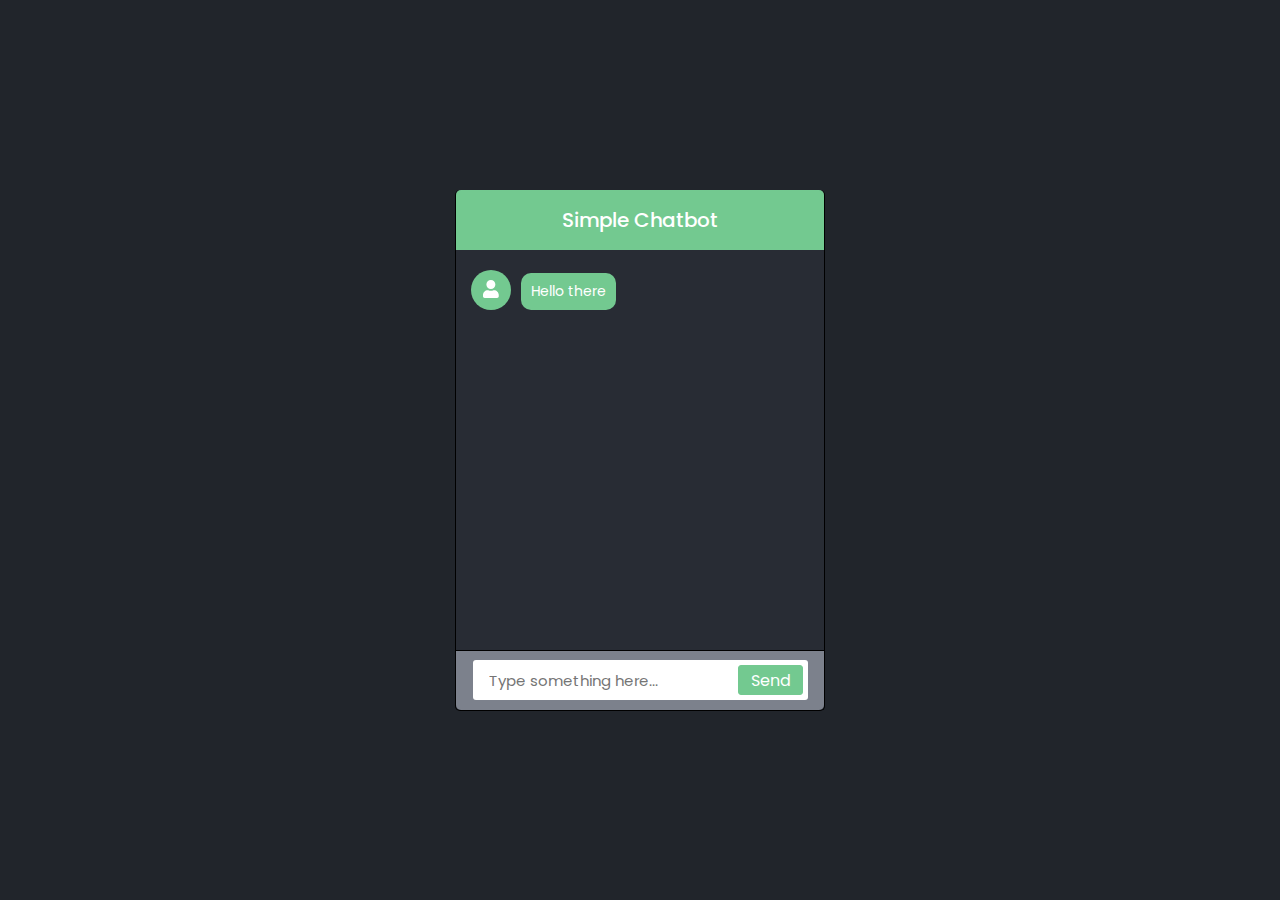
<file: admission-management-system-main/chatbot/index.html>
<!DOCTYPE html>
<html lang="en" dir="ltr">
  <head>
    <meta charset="utf-8">
    <meta name="viewport" content="width=device-width, initial-scale=1.0">
    <title>Simple Chatbot</title>
    <link rel="stylesheet" href="css/style.css">
    <script defer src="js/all.js"></script>
    <script src="https://code.jquery.com/jquery-3.5.1.min.js"></script>
    <script defer src="js/main.js"></script>
  </head>
  <body>
    <div class="wrapper">
      <div class="title">Simple Chatbot</div>
      <div class="form">
        <div class="bot-inbox inbox">
          <div class="icon">
            <i class="fa fa-user"></i>
          </div>
          <div class="msg-header">
            <p>Hello there</p>
          </div>
        </div>
      </div>
      <div class="typing-field">
        <div class="input-data">
          <input type="text" name="" id="data" placeholder="Type something here...">
          <button type="button" id="send-btn" name="button">Send</button>
        </div>
      </div>
    </div>
  </body>
</html>
</file>
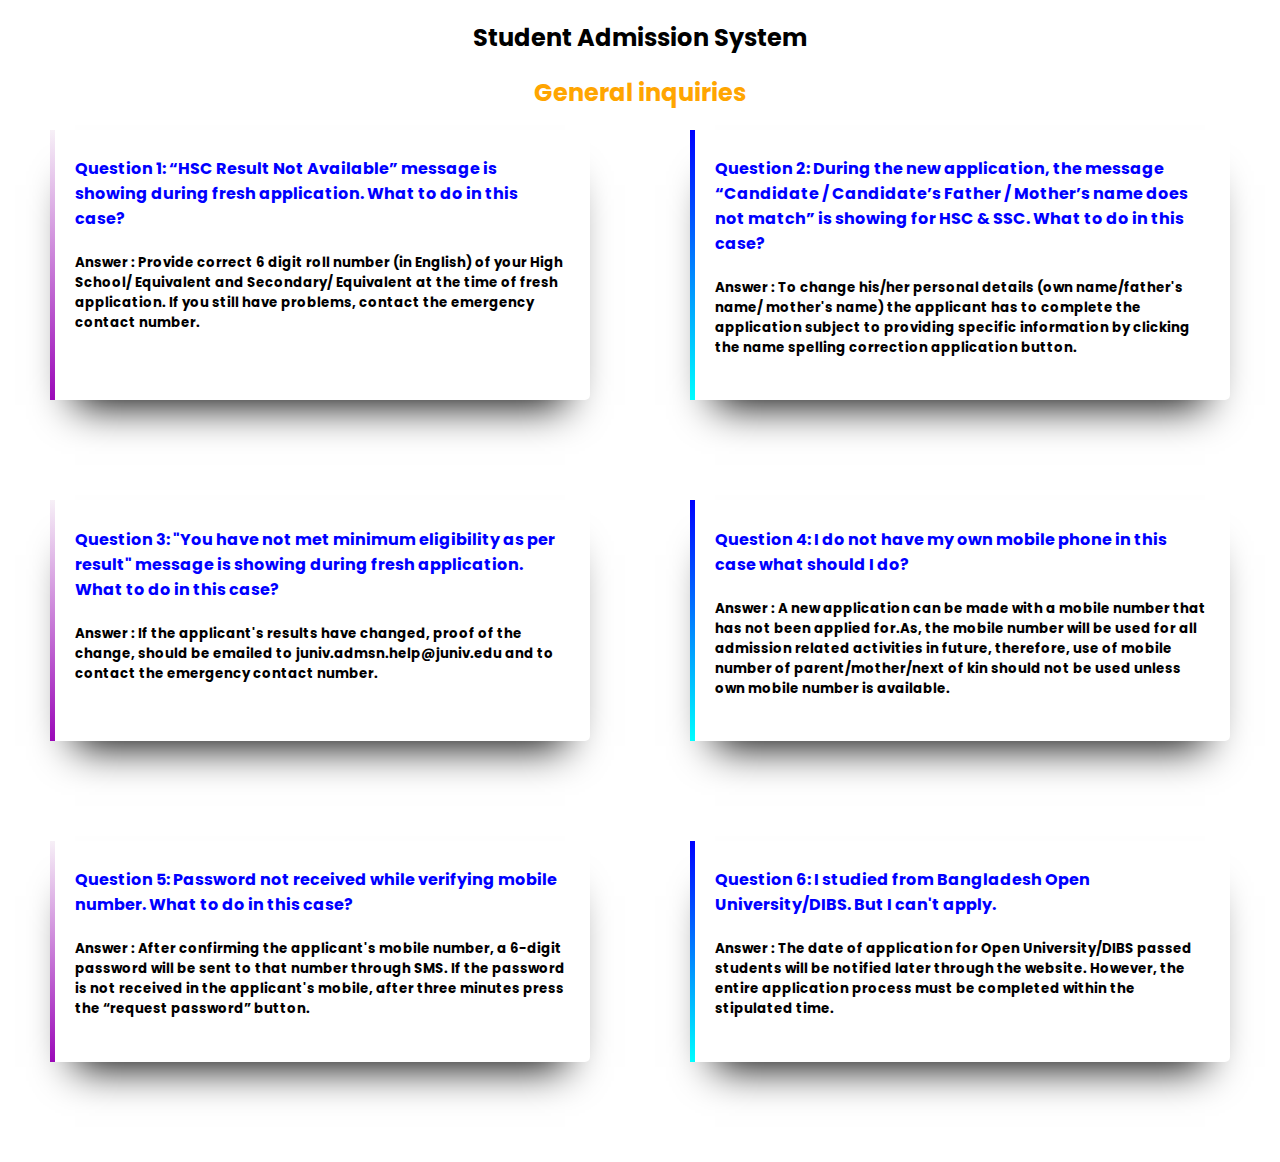
<file: admission-management-system-main/html/FAQ.html>
<!DOCTYPE html>
<html lang="en">

<head>
    <meta charset="UTF-8">
    <meta http-equiv="X-UA-Compatible" content="IE=edge">
    <meta name="viewport" content="width=device-width, initial-scale=1.0">
    <link rel="stylesheet" href="../css/faq.css">
    <title>FQA</title>
    <link rel="preconnect" href="https://fonts.googleapis.com">
    <link rel="preconnect" href="https://fonts.gstatic.com" crossorigin>
    <link href="https://fonts.googleapis.com/css2?family=Poppins&display=swap" rel="stylesheet">
</head>

<body>
    

    <section class="experience-section2">
    <center> <h2 class="exp-header">Student Admission System</h2></center> 
    <center><h2 class="orange-color">General inquiries</h2></center>


        <div class="flexible-container2 experience-container2">

            <div class="half-width2 left-experience2">   
                <h4 class="blue-color">Question 1: “HSC Result Not Available” 
                    message is showing during fresh application.
                     What to do in this case?</h4>
                <h5><bold>Answer :</bold> Provide correct 6 digit roll number 
                    (in English) of your High School/ Equivalent and 
                    Secondary/ Equivalent at the time of fresh application.
                     If you still have problems, contact the emergency contact number.</h5>
            </div>

            <div class="half-width2 right-experience2">
                
                <h4 class="blue-color">Question 2: During the new application, the message “Candidate / Candidate’s Father / Mother’s name does not match” is 
                    showing for HSC & SSC. What to do in this case?</h4>
                <h5><bold>Answer :</bold> To change his/her personal details (own name/father's name/ mother's name) the applicant has to complete the application subject to providing specific information by 
                    clicking the name spelling correction application button.</h5>
            </div>

        </div>



        <div class="flexible-container2 experience-container2">

            <div class="half-width2 left-experience2">   
                <h4 class="blue-color">Question 3: "You have not met minimum eligibility as per result" message
                     is showing during fresh application. What to do in this case?</h4>
                <h5><bold>Answer :</bold> If the applicant's results have changed, proof of the change, 
                     should be emailed to juniv.admsn.help@juniv.edu and 
                     to contact the emergency contact number.</h5>
            </div>

            <div class="half-width2 right-experience2">
                
                <h4 class="blue-color">Question 4: I do not have my own
                     mobile phone in this case what should I do?</h4>
                <h5><bold>Answer :</bold> A new application can be made with
                     a mobile number that has not been applied for.As, the mobile number will be used for all admission related activities in future, therefore, use of mobile number of parent/mother/next of kin 
                     should not be used unless own mobile number is available.</h5>
            </div>

        </div>


        <div class="flexible-container2 experience-container2">

            <div class="half-width2 left-experience2">   
                <h4 class="blue-color">Question 5: Password not received while verifying
                     mobile number. What to do in this case?</h4>
                <h5><bold>Answer :</bold> After confirming the applicant's mobile number, a 6-digit password will be sent to that number through SMS. If the password is not received in the applicant's mobile, 
                    after three minutes press the “request password” button.</h5>
            </div>

            <div class="half-width2 right-experience2">
                
                <h4 class="blue-color">Question 6: I studied from Bangladesh 
                    Open University/DIBS. But I can't apply.</h4>
                <h5><bold>Answer :</bold> The date of application for Open University/DIBS passed students will be notified later through the website. However, 
                    the entire application process must be completed within the stipulated time.</h5>
            </div>

        </div>






    </section>
    
</body>

</html>
</file>
<file: admission-management-system-main/chatbot/css/style.css>
@import url('https://fonts.googleapis.com/css2?family=Poppins:ital,wght@0,100;0,200;0,300;0,400;0,500;0,600;0,700;0,800;0,900;1,100;1,200;1,300;1,400;1,500;1,600;1,700;1,800;1,900&display=swap');
* {
  margin: 0;
  padding: 0;
  box-sizing: border-box;
  font-family: 'Poppins', sans-serif;
}

::-webkit-scrollbar {
  width: 3px;
  border-radius: 25px;
}

::-webkit-scrollbar-track {
  background: #21252b;
}

::-webkit-scrollbar-thumb {
  background: #7c818c;
}

::-webkit-scrollbar-thumb:hover {
  background: #ccc;
}

html, body {
  display: grid;
  height: 100%;
  place-items: center;
  background: #21252b;
}

.wrapper {
  width: 370px;
  background: #282c34;
  border-radius: 5px;
  border: 1px solid #000;
  border-top: 0px;
}

.wrapper .title {
  background: #73c990;
  color: #fff;
  font-size: 20px;
  font-weight: 500;
  line-height: 60px;
  text-align: center;
  border-radius: 5px 5px 0 0;
}

.wrapper .form {
  padding: 20px 15px;
  min-height: 400px;
  max-height: 400px;
  overflow-y: auto;
}

.wrapper .form .inbox {
  width: 100%;
  display: flex;
  align-items: baseline;
}

.wrapper .form .user-inbox {
  justify-content: flex-end;
  margin: 13px 0;
}

.wrapper .form .inbox .icon {
  height: 40px;
  width: 40px;
  color: #fff;
  text-align: center;
  line-height: 40px;
  border-radius: 50%;
  font-size: 18px;
  background: #73c990;
}

.wrapper .form .inbox .msg-header {
  max-width: 53%;
  margin-left: 10px;
}

.form .inbox .msg-header p {
  color: #fff;
  background: #73c990;
  border-radius: 10px;
  padding: 8px 10px;
  font-size: 14px;
  word-break: break-all;
}

.form .user-inbox .msg-header p {
  background: #7c818c;
  color: #fff;
}

.wrapper .typing-field {
  display: flex;
  height: 60px;
  width: 100%;
  align-items: center;
  justify-content: space-evenly;
  background: #7c818c;
  border-top: 1px solid #000;
  border-radius: 0 0 5px 5px;
}

.wrapper .typing-field .input-data {
  height: 40px;
  width: 335px;
  position: relative;
}

.wrapper .typing-field .input-data input {
  height: 100%;
  width: 100%;
  outline: none;
  border: 1px solid transparent;
  padding: 0px 80px 0px 15px;
  border-radius: 3px;
  font-size: 15px;
  background: #fff;
}

.input-data input:placeholder {
  color: #999999;
}

.input-data input:focus:placeholder {
  color: #999999;
}

.wrapper .typing-field .input-data button {
  position: absolute;
  right: 5px;
  top: 50%;
  height: 30px;
  width: 65px;
  color: #fff;
  font-size: 16px;
  cursor: pointer;
  background: #73c990;
  border-radius: 3px;
  border: 1px solid #73c990;
  transform: translateY(-50%);
  transition: all 0.3s ease;
}

.wrapper .typing-field .input-data button:hover {
  background: #5fa576;
}
</file>
<file: admission-management-system-main/css/faq.css>
body{
    font-family: 'Poppins', sans-serif;
    margin: 0;
}

.orange-color{
    color: orange;
}
.blue-color{
    color: blue;
}
.green-color{
    color: green;
}
.flexible-container2{
    width: 100%;
    display: flex;
    margin-bottom: 100px;
    justify-content: space-between;
}
.flexible-container2 p{
    text-align: justify;
}

.half-width2 {
    width: 50%;
    padding: 40px;
}








.left-experience2 h1, .right-experience2 h1{
    font-size: 35px;
    margin-top: 0;
}


.left-experience2{
    border-left: 5px solid;
    border-image: linear-gradient(rgb(247, 241, 247), rgb(154, 8, 184));    
    border-image-slice: 1;

}
.right-experience2{
    border-left: 5px solid;
    border-image: linear-gradient(blue, cyan);
    border-image-slice: 1;
}

.left-experience2, .right-experience2{
    width: 40%;
    /*box-shadow: rgba(0, 0, 0, 0.19) 10px 20px 20px, rgba(0, 0, 0, 0.23) 0px 6px 6px;
    box-shadow: rgba(50, 50, 93, 0.25) 0px 50px 100px -20px, rgba(0, 0, 0, 0.3) 0px 30px 60px -30px, rgba(10, 37, 64, 0.35) 0px -2px 6px 0px inset;*/
    box-shadow: 0px 30px 40px -25px rgba(0, 0, 0, 1);
    padding:5px 20px 20px 20px;
    border-radius: 5px;
    margin: 0px 50px;
}

.experience-section2{
    
    background-repeat: no-repeat;
    background-position: left;
}


@media screen and (max-width:600px) {
    .flexible-container2{
        flex-direction: column;
    }
   
    .half-width2{
        width: 85%;
        padding: 20px;
        margin: 0 auto;
    }
    .half-width2 img{
        width: 85%;
    }
    .half-width2 h1{
        font-size: 40px;
        text-align: center;
    }
    
    .left-experience2 {
        margin-bottom: 50px;
    }
    .left-experience2, .right-experience2{
        width: 80% !important;
    }
    .left-experience2 h1, .right-experience2 h1{
        font-size: 30px;
    }
    .left-experience2 h3, .right-experience2 h3{
        text-align: center;
    }
    


    
    

}
</file>
